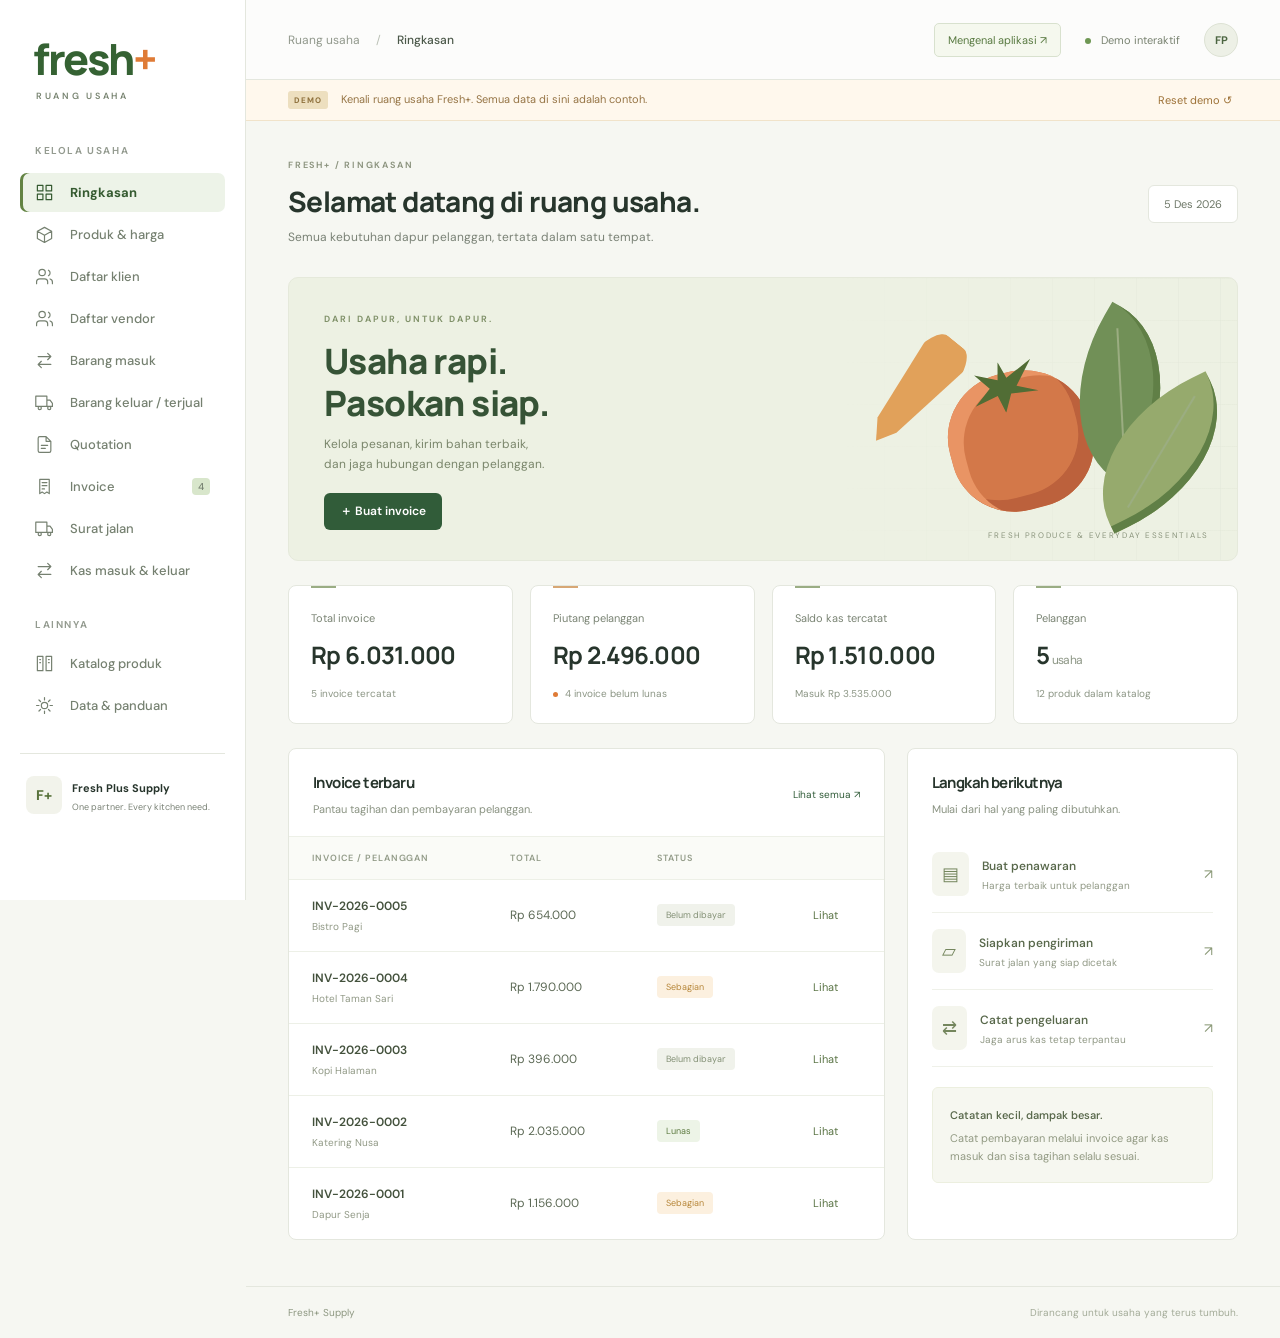
<file: index.html>
<!doctype html>
<html lang="id"><head><meta charset="utf-8"><meta name="viewport" content="width=device-width,initial-scale=1"><meta name="theme-color" content="#264d35"><title>Fresh+ · Ruang usaha</title><link rel="stylesheet" href="./style.css"></head><body>
<aside id="sidebar"><a class="brand" href="#dashboard">fresh<span>+</span><small>RUANG USAHA</small></a><div class="nav-label">KELOLA USAHA</div><nav id="nav"></nav><div class="sidebar-bottom"><div class="support-mark">F+</div><div><strong>Fresh Plus Supply</strong><small>One partner. Every kitchen need.</small></div></div></aside>
<div class="workspace"><header><button class="mobile-menu" aria-label="Buka menu">☰</button><div class="breadcrumb">Ruang usaha <span>/</span> <b id="breadcrumb">Ringkasan</b></div><div class="header-right"><a class="about-button" href="./about.html">Mengenal aplikasi ↗</a><span class="connection"><i></i> Demo interaktif</span><div class="avatar">FP</div></div></header><div class="demo-strip"><div><span class="demo-tag">DEMO</span> Kenali ruang usaha Fresh+. Semua data di sini adalah contoh.</div><button data-action="reset">Reset demo ↺</button></div><main id="main"></main><footer>Fresh+ Supply <span>Dirancang untuk usaha yang terus tumbuh.</span></footer></div>
<dialog id="modal"><div id="modal-content"></div></dialog><div id="toast" role="status"></div><script src="./demo-data.js"></script><script src="./inventory.js"></script><script src="./app.js"></script></body></html>
</file>
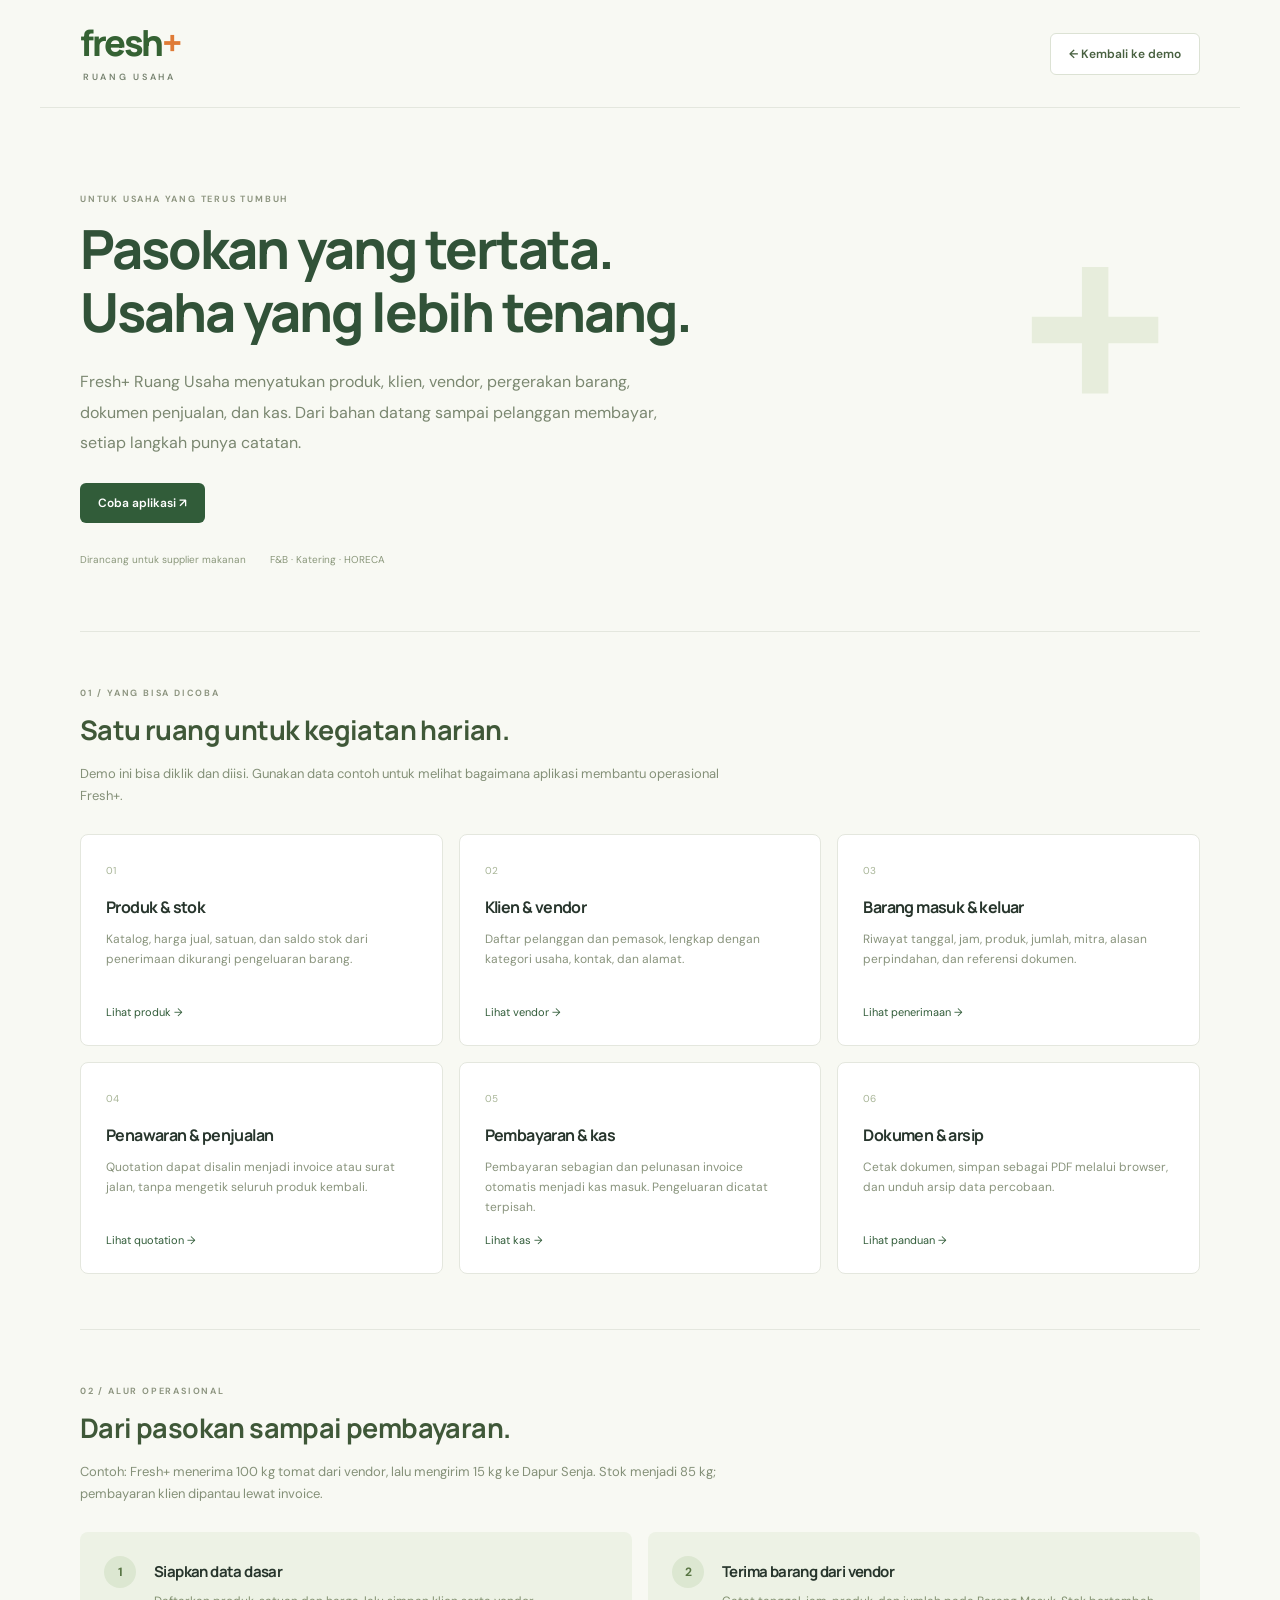
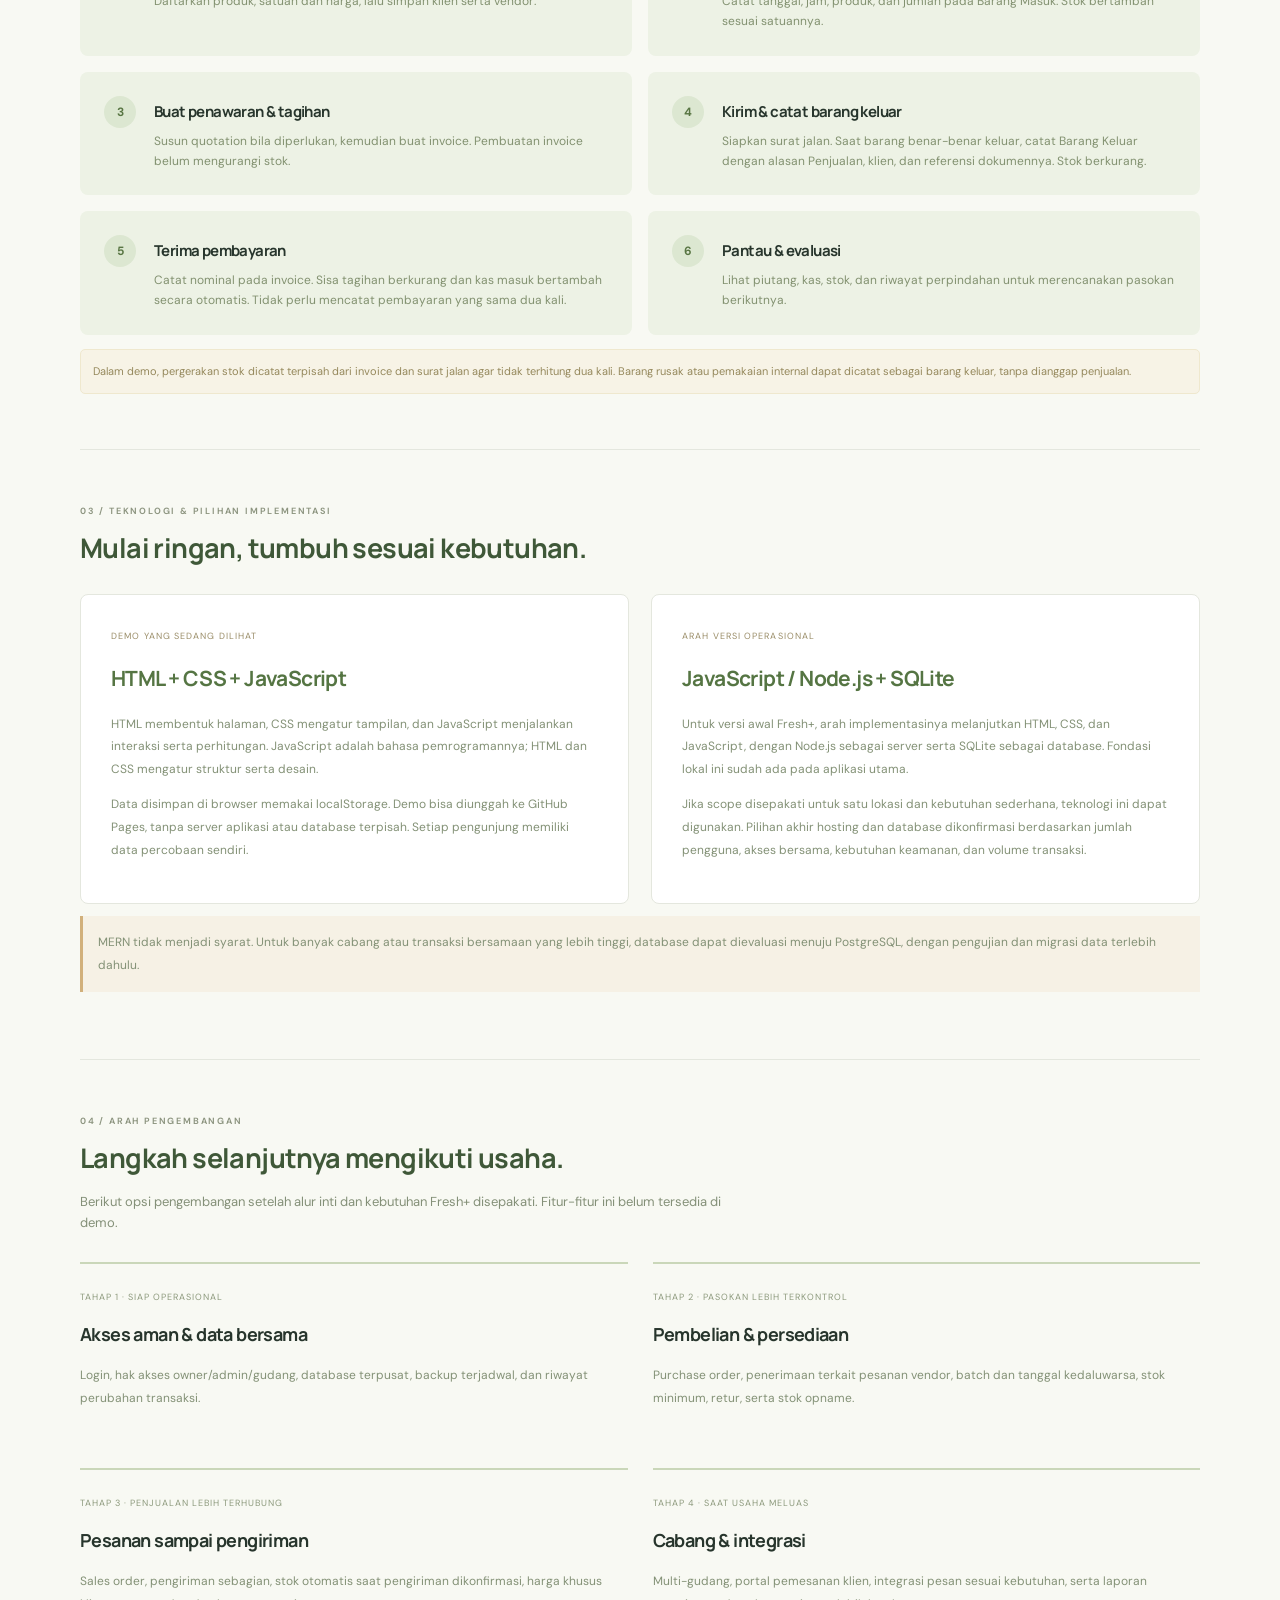
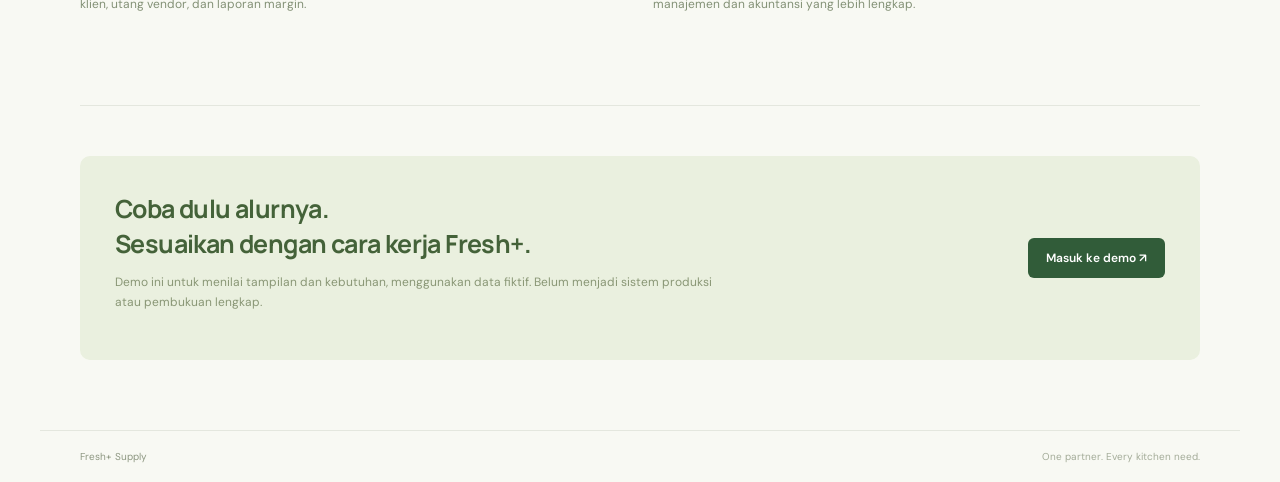
<file: about.html>
<!doctype html>
<html lang="id"><head><meta charset="utf-8"><meta name="viewport" content="width=device-width,initial-scale=1"><meta name="theme-color" content="#315c39"><title>Mengenal Fresh+ — Ruang Usaha</title><link rel="stylesheet" href="./style.css"><link rel="stylesheet" href="./about.css"></head><body class="about-page">
<header class="about-header"><a class="brand" href="./index.html">fresh<span>+</span><small>RUANG USAHA</small></a><a class="secondary" href="./index.html">← Kembali ke demo</a></header>
<main class="about-main"><section class="about-hero"><div class="eyebrow">UNTUK USAHA YANG TERUS TUMBUH</div><h1>Pasokan yang tertata.<br>Usaha yang lebih tenang.</h1><p>Fresh+ Ruang Usaha menyatukan produk, klien, vendor, pergerakan barang, dokumen penjualan, dan kas. Dari bahan datang sampai pelanggan membayar, setiap langkah punya catatan.</p><a class="primary" href="./index.html">Coba aplikasi ↗</a><div class="about-meta"><span>Dirancang untuk supplier makanan</span><span>F&B · Katering · HORECA</span></div></section>
<section class="about-section"><div class="section-intro"><div class="eyebrow">01 / YANG BISA DICOBA</div><h2>Satu ruang untuk kegiatan harian.</h2><p>Demo ini bisa diklik dan diisi. Gunakan data contoh untuk melihat bagaimana aplikasi membantu operasional Fresh+.</p></div><div class="feature-grid"><article><span>01</span><h3>Produk & stok</h3><p>Katalog, harga jual, satuan, dan saldo stok dari penerimaan dikurangi pengeluaran barang.</p><a href="./index.html#products">Lihat produk →</a></article><article><span>02</span><h3>Klien & vendor</h3><p>Daftar pelanggan dan pemasok, lengkap dengan kategori usaha, kontak, dan alamat.</p><a href="./index.html#vendors">Lihat vendor →</a></article><article><span>03</span><h3>Barang masuk & keluar</h3><p>Riwayat tanggal, jam, produk, jumlah, mitra, alasan perpindahan, dan referensi dokumen.</p><a href="./index.html#incoming">Lihat penerimaan →</a></article><article><span>04</span><h3>Penawaran & penjualan</h3><p>Quotation dapat disalin menjadi invoice atau surat jalan, tanpa mengetik seluruh produk kembali.</p><a href="./index.html#quotation">Lihat quotation →</a></article><article><span>05</span><h3>Pembayaran & kas</h3><p>Pembayaran sebagian dan pelunasan invoice otomatis menjadi kas masuk. Pengeluaran dicatat terpisah.</p><a href="./index.html#cash">Lihat kas →</a></article><article><span>06</span><h3>Dokumen & arsip</h3><p>Cetak dokumen, simpan sebagai PDF melalui browser, dan unduh arsip data percobaan.</p><a href="./index.html#settings">Lihat panduan →</a></article></div></section>
<section class="about-section flow-section"><div class="section-intro"><div class="eyebrow">02 / ALUR OPERASIONAL</div><h2>Dari pasokan sampai pembayaran.</h2><p>Contoh: Fresh+ menerima 100 kg tomat dari vendor, lalu mengirim 15 kg ke Dapur Senja. Stok menjadi 85 kg; pembayaran klien dipantau lewat invoice.</p></div><ol class="flow"><li><b>1</b><div><h3>Siapkan data dasar</h3><p>Daftarkan produk, satuan dan harga, lalu simpan klien serta vendor.</p></div></li><li><b>2</b><div><h3>Terima barang dari vendor</h3><p>Catat tanggal, jam, produk, dan jumlah pada Barang Masuk. Stok bertambah sesuai satuannya.</p></div></li><li><b>3</b><div><h3>Buat penawaran & tagihan</h3><p>Susun quotation bila diperlukan, kemudian buat invoice. Pembuatan invoice belum mengurangi stok.</p></div></li><li><b>4</b><div><h3>Kirim & catat barang keluar</h3><p>Siapkan surat jalan. Saat barang benar-benar keluar, catat Barang Keluar dengan alasan Penjualan, klien, dan referensi dokumennya. Stok berkurang.</p></div></li><li><b>5</b><div><h3>Terima pembayaran</h3><p>Catat nominal pada invoice. Sisa tagihan berkurang dan kas masuk bertambah secara otomatis. Tidak perlu mencatat pembayaran yang sama dua kali.</p></div></li><li><b>6</b><div><h3>Pantau & evaluasi</h3><p>Lihat piutang, kas, stok, dan riwayat perpindahan untuk merencanakan pasokan berikutnya.</p></div></li></ol><div class="notice">Dalam demo, pergerakan stok dicatat terpisah dari invoice dan surat jalan agar tidak terhitung dua kali. Barang rusak atau pemakaian internal dapat dicatat sebagai barang keluar, tanpa dianggap penjualan.</div></section>
<section class="about-section"><div class="section-intro"><div class="eyebrow">03 / TEKNOLOGI & PILIHAN IMPLEMENTASI</div><h2>Mulai ringan, tumbuh sesuai kebutuhan.</h2></div><div class="tech-grid"><article><span class="tech-label">DEMO YANG SEDANG DILIHAT</span><h3>HTML + CSS + JavaScript</h3><p>HTML membentuk halaman, CSS mengatur tampilan, dan JavaScript menjalankan interaksi serta perhitungan. JavaScript adalah bahasa pemrogramannya; HTML dan CSS mengatur struktur serta desain.</p><p>Data disimpan di browser memakai localStorage. Demo bisa diunggah ke GitHub Pages, tanpa server aplikasi atau database terpisah. Setiap pengunjung memiliki data percobaan sendiri.</p></article><article><span class="tech-label">ARAH VERSI OPERASIONAL</span><h3>JavaScript / Node.js + SQLite</h3><p>Untuk versi awal Fresh+, arah implementasinya melanjutkan HTML, CSS, dan JavaScript, dengan Node.js sebagai server serta SQLite sebagai database. Fondasi lokal ini sudah ada pada aplikasi utama.</p><p>Jika scope disepakati untuk satu lokasi dan kebutuhan sederhana, teknologi ini dapat digunakan. Pilihan akhir hosting dan database dikonfirmasi berdasarkan jumlah pengguna, akses bersama, kebutuhan keamanan, dan volume transaksi.</p></article></div><p class="technology-note">MERN tidak menjadi syarat. Untuk banyak cabang atau transaksi bersamaan yang lebih tinggi, database dapat dievaluasi menuju PostgreSQL, dengan pengujian dan migrasi data terlebih dahulu.</p></section>
<section class="about-section"><div class="section-intro"><div class="eyebrow">04 / ARAH PENGEMBANGAN</div><h2>Langkah selanjutnya mengikuti usaha.</h2><p>Berikut opsi pengembangan setelah alur inti dan kebutuhan Fresh+ disepakati. Fitur-fitur ini belum tersedia di demo.</p></div><div class="roadmap"><article><small>TAHAP 1 · SIAP OPERASIONAL</small><h3>Akses aman & data bersama</h3><p>Login, hak akses owner/admin/gudang, database terpusat, backup terjadwal, dan riwayat perubahan transaksi.</p></article><article><small>TAHAP 2 · PASOKAN LEBIH TERKONTROL</small><h3>Pembelian & persediaan</h3><p>Purchase order, penerimaan terkait pesanan vendor, batch dan tanggal kedaluwarsa, stok minimum, retur, serta stok opname.</p></article><article><small>TAHAP 3 · PENJUALAN LEBIH TERHUBUNG</small><h3>Pesanan sampai pengiriman</h3><p>Sales order, pengiriman sebagian, stok otomatis saat pengiriman dikonfirmasi, harga khusus klien, utang vendor, dan laporan margin.</p></article><article><small>TAHAP 4 · SAAT USAHA MELUAS</small><h3>Cabang & integrasi</h3><p>Multi-gudang, portal pemesanan klien, integrasi pesan sesuai kebutuhan, serta laporan manajemen dan akuntansi yang lebih lengkap.</p></article></div></section>
<section class="about-closing"><div><h2>Coba dulu alurnya.<br>Sesuaikan dengan cara kerja Fresh+.</h2><p>Demo ini untuk menilai tampilan dan kebutuhan, menggunakan data fiktif. Belum menjadi sistem produksi atau pembukuan lengkap.</p></div><a class="primary" href="./index.html">Masuk ke demo ↗</a></section></main><footer class="about-footer">Fresh+ Supply <span>One partner. Every kitchen need.</span></footer></body></html>
</file>
<file: style.css>
@import url('https://fonts.googleapis.com/css2?family=DM+Sans:wght@400;450;500;550;600;650;700&family=Manrope:wght@400;500;600;650;700;750;800&display=swap');
:root{--green:#315c39;--dark:#243c2b;--orange:#df7b36;--bg:#f6f7f2;--line:#e4e7de;--muted:#7a8276;--ink:#27352c}*{box-sizing:border-box}body{margin:0;background:var(--bg);color:var(--ink);font:14px 'DM Sans',Arial,sans-serif}button,input,select,textarea{font:inherit}button,a,input,select,textarea{-webkit-tap-highlight-color:transparent}button,a{transition:background .18s,color .18s}button{cursor:pointer}button:disabled{opacity:.5;cursor:wait}a{color:var(--green);text-decoration:none}button:focus-visible,a:focus-visible{outline:3px solid #df7b3680;outline-offset:3px}#sidebar{position:fixed;inset:0 auto 0 0;width:246px;background:#fff;border-right:1px solid var(--line);padding:37px 20px 20px;display:flex;flex-direction:column;z-index:10}.brand{font-family:'Manrope',Arial,sans-serif;font-size:43px;letter-spacing:-2.5px;line-height:1;font-weight:800;color:#356233;display:block;padding-left:13px}.brand span{color:var(--orange)}.brand small{display:block;font-family:'DM Sans',Arial,sans-serif;letter-spacing:2.7px;font-size:9px;color:#788471;font-weight:600;margin-top:12px;padding-left:3px}.nav-label{font-size:10px;letter-spacing:1.6px;color:#949b90;margin:43px 0 13px 15px;font-weight:650}.secondary-label{margin-top:28px}nav a{display:flex;align-items:center;gap:12px;padding:13px 15px;margin:3px 0;color:#758070;border-radius:7px;font-size:13px;font-weight:500}nav a:hover{background:#f5f7f0}nav a.active{background:#edf3e8;color:#355a30;font-weight:700;box-shadow:inset 3px 0 #638343}.nav-icon{font-size:20px;width:23px;font-weight:400}.nav-count{margin-left:auto;background:#d8e6cb;padding:2px 6px;border-radius:4px;font-size:10px}.sidebar-bottom{margin-top:auto;padding:22px 6px 0;display:flex;gap:10px;border-top:1px solid var(--line);align-items:center}.support-mark{background:#f2f3eb;border-radius:8px;padding:10px;color:#58723b;font-weight:800}.sidebar-bottom strong{font-size:11px}.sidebar-bottom small{display:block;font-size:9px;color:var(--muted);margin-top:5px}.workspace{margin-left:246px}header{height:80px;border-bottom:1px solid var(--line);display:flex;justify-content:space-between;align-items:center;padding:0 42px;background:#ffffffb3}.breadcrumb{font-size:12px;color:#91988c}.breadcrumb span{margin:0 13px;color:#b9bfb4}.breadcrumb b{font-weight:500;color:#4b5849}.header-right{display:flex;align-items:center;gap:24px}.connection{font-size:11px;color:#798371}.connection i{display:inline-block;width:6px;height:6px;background:#6e9753;border-radius:50%;margin-right:7px}.avatar{width:34px;height:34px;display:grid;place-items:center;border:1px solid #dde2d4;border-radius:50%;background:#edf0e6;color:#4c6541;font-size:11px;font-weight:700}.mobile-menu{display:none}main{padding:38px 42px 46px;max-width:1600px;margin:auto;min-height:calc(100vh - 132px)}.eyebrow{font-size:9px;letter-spacing:1.8px;color:#8c947f;font-weight:650;margin-bottom:12px}h1,h2,h3{font-family:'Manrope',Arial,sans-serif;letter-spacing:-.6px}h1{font-size:28px;line-height:1.3;margin:0;font-weight:750}p{line-height:1.65}.page-heading{display:flex;align-items:center;justify-content:space-between;gap:20px;margin-bottom:29px}.page-heading p{color:var(--muted);font-size:12px;margin:9px 0 0}.primary,.secondary{border:0;border-radius:6px;padding:12px 18px;white-space:nowrap;font-size:12px;font-weight:600;display:inline-flex;align-items:center;justify-content:center;gap:8px}.primary{background:var(--green);color:white}.primary:hover{background:#244b2c}.secondary{background:#fff;border:1px solid #dce2d4;color:#486040}.secondary:hover{background:#edf3e8}.date-pill{border:1px solid var(--line);padding:11px 15px;border-radius:6px;background:#fff;color:#6d7767;font-size:11px}.welcome{min-height:254px;border-radius:10px;background:#edf1e3;display:flex;justify-content:space-between;position:relative;overflow:hidden;border:1px solid #e5e9db;padding:30px 35px}.welcome-label{font-size:9px;letter-spacing:2px;color:#7f9068;font-weight:650}.welcome h2{font-size:35px;line-height:1.2;margin:14px 0 11px;color:#365336;font-weight:800}.welcome p{font-size:12px;color:#7a866b;margin:0 0 18px}.welcome .primary{padding:10px 16px}.produce-art{width:45%;position:relative;margin:-30px -35px -30px 0;overflow:hidden}.art-grid{position:absolute;inset:0;background-image:linear-gradient(#e0e5d660 1px,transparent 1px),linear-gradient(90deg,#e0e5d660 1px,transparent 1px);background-size:42px 42px;mask-image:linear-gradient(90deg,transparent,black)}.tomato{position:absolute;width:143px;height:139px;background:#d37849;border-radius:46% 48% 44% 45%;left:27%;top:93px;transform:rotate(-15deg);box-shadow:inset 14px 9px #e99464,inset -12px -15px #bc613c}.tomato i{position:absolute;width:65px;height:51px;background:#516d35;left:37px;top:-12px;clip-path:polygon(50% 0,57% 34%,100% 10%,69% 54%,100% 74%,58% 66%,43% 100%,37% 64%,0 73%,28% 46%,10% 13%,43% 34%)}.leaf{position:absolute;background:#719057;border-radius:0 90% 0 90%;width:106px;height:153px;box-shadow:inset -8px 0 #607f46}.leaf:after{content:'';position:absolute;height:130px;width:2px;background:#9bad81;transform:rotate(-33deg);left:52px;top:10px}.leaf-one{left:57%;top:40px;transform:rotate(30deg)}.leaf-two{left:67%;top:98px;transform:rotate(64deg);background:#96aa6d}.carrot{position:absolute;left:12%;top:50px;background:#e1a15a;width:54px;height:127px;border-radius:45% 45% 70% 70%;transform:rotate(39deg);clip-path:polygon(0 0,100% 0,70% 85%,50% 100%,25% 85%)}.art-caption{position:absolute;bottom:20px;right:28px;font-size:8px;letter-spacing:1.7px;color:#8b957d}.stats{display:grid;grid-template-columns:repeat(4,1fr);gap:17px;margin:24px 0}.stats article{background:#fff;border:1px solid var(--line);padding:22px;border-radius:8px}.stats article>span{font-size:11px;color:#7a8474}.stats strong{display:block;font-family:'Manrope',Arial,sans-serif;font-size:24px;letter-spacing:-.7px;margin:12px 0}.stats em{font-style:normal;font-size:12px;color:#8c9685;font-family:'DM Sans',Arial,sans-serif;font-weight:400}.stats small{font-size:10px;color:#8b9584}.dot{display:inline-block;width:5px;height:5px;border-radius:50%;margin-right:4px}.orange-dot{background:var(--orange)}.dashboard-grid{display:grid;grid-template-columns:minmax(0,1.8fr) minmax(275px,1fr);gap:22px}.panel{background:white;border:1px solid var(--line);border-radius:8px;overflow:hidden}.panel-heading{padding:23px 24px 18px;display:flex;justify-content:space-between;gap:15px;align-items:center}.panel-heading h2{font-size:15px;margin:0}.panel-heading p{font-size:11px;color:#8a9382;margin:7px 0 0}.panel-heading>a{font-size:10px;white-space:nowrap}.table-wrap{overflow:auto}table{width:100%;border-collapse:collapse;text-align:left;white-space:nowrap}th{font-size:9px;letter-spacing:.9px;font-weight:600;background:#fafbf7;color:#929b88;padding:15px 23px;border-block:1px solid #edf0e7}td{font-size:12px;padding:18px 23px;border-bottom:1px solid #edf0e7;color:#5c6955}tr:last-child td{border-bottom:0}td strong{font-weight:600;color:#43513c}td small{display:block;font-size:10px;color:#919986;margin-top:6px}.badge{font-size:9px;padding:5px 9px;border-radius:4px;display:inline-block}.badge.green{background:#edf4e7;color:#5e7b42}.badge.orange{background:#fcf0df;color:#b68639}.badge.gray{background:#f0f2eb;color:#839075}.text-button{border:0;background:none;color:#5a7445;padding:5px;font-size:11px}.text-button:hover{color:#d17935}.quick>a{display:flex;gap:13px;margin:0 24px;padding:16px 0;border-bottom:1px solid #eff1e9;align-items:center}.quick-icon{background:#f4f5ed;color:#74865d;padding:10px;border-radius:7px;font-size:18px}.quick strong{font-size:12px;color:#58684b;font-weight:550}.quick small{display:block;font-size:10px;margin-top:5px;color:#919986}.quick b{margin-left:auto;font-weight:400;color:#8a9977}.note-card{background:#f6f7f0;margin:20px 24px 24px;padding:17px;border:1px solid #ecefdf;border-radius:6px}.note-card strong{font-size:11px}.note-card p{font-size:11px;color:#929a83;margin:6px 0 0}.toolbar{padding:18px 22px;display:flex;justify-content:space-between;align-items:center;gap:14px;flex-wrap:wrap}.tabs{display:flex;gap:5px;flex-wrap:wrap}.tab{background:none;border:0;border-radius:5px;color:#89937e;padding:8px 12px;font-size:11px}.tab.active{background:#edf3e7;color:#516f3f;font-weight:600}.search{border:1px solid var(--line);border-radius:6px;background:#fafbf8;padding:10px 13px;width:255px;outline:none;font-size:11px}.search:focus{border-color:#7d9966}.product-cell{display:flex;align-items:center;gap:12px}.product-symbol{width:38px;height:38px;display:grid;place-items:center;background:#edf3e7;border-radius:7px;color:#6c8850;font-size:23px}.product-symbol.protein{background:#fbede3;color:#c1855a}.product-symbol.grocery{background:#f6f0da;color:#ae9856}.product-symbol.seasoning{background:#eee9f0;color:#94819b}.under-note{color:#929a88;font-size:11px;margin-top:16px}.amount-due{color:#b17a42}.amount-in{color:#598241}.three{grid-template-columns:repeat(3,1fr)}.catalog-grid{display:grid;grid-template-columns:repeat(4,1fr);gap:20px}.catalog-card{background:white;border:1px solid var(--line);border-radius:8px;overflow:hidden}.catalog-art{height:140px;background:#eaf0df;display:flex;justify-content:center;align-items:center;position:relative}.catalog-art span{font-size:86px;color:#88a366;transform:rotate(-20deg)}.catalog-art.protein{background:#f5e6d9}.catalog-art.protein span{color:#c28f72}.catalog-art.grocery{background:#f2edd8}.catalog-art.grocery span{color:#b0a069}.catalog-art.seasoning{background:#ece6ed}.catalog-art.seasoning span{color:#a38ca5}.catalog-art>small{position:absolute;bottom:11px;left:16px;color:#7e826c;font-size:9px;text-transform:uppercase;letter-spacing:1px}.catalog-card>div:last-child{padding:18px}.catalog-card small{font-size:10px;color:#8e9882}.catalog-card h3{font-size:14px;margin:9px 0 14px}.catalog-card strong{font-size:13px;color:#4e6c3c}.catalog-card strong small{font-weight:400}.empty{text-align:center;padding:45px 20px;color:#939b89}.empty>span{font-size:33px;color:#bac4ae}.empty h3{font-size:15px;color:#77846c}.empty p{font-size:12px}.settings-grid{display:grid;grid-template-columns:1fr 1fr;gap:24px}.prose{padding:28px}.prose h2{font-size:18px;margin-top:0}.prose h3{font-size:14px}.prose p,.prose li{font-size:12px;color:#78866e;line-height:1.9}.prose li{margin-bottom:9px}.prose code{font-size:11px;background:#f0f3e9;padding:3px 5px}.prose hr{border:0;border-top:1px solid var(--line);margin:25px 0}.notice{background:#f7f3e6;border:1px solid #efe8ce;border-radius:5px;padding:12px;font-size:11px;color:#95885c;line-height:1.7}footer{padding:19px 42px;border-top:1px solid var(--line);font-size:10px;color:#8d9781;display:flex;justify-content:space-between}footer span{color:#a3ab98}dialog{border:1px solid #e0e6d5;border-radius:12px;padding:28px;width:min(780px,94vw);max-height:90vh;color:var(--ink);box-shadow:0 25px 80px #20352233}dialog::backdrop{background:#18281970;backdrop-filter:blur(3px)}.modal-heading{display:flex;align-items:center;justify-content:space-between;margin-bottom:25px}.modal-heading h2{font-size:22px;margin:0}.close{background:#f1f3eb;border:0;border-radius:50%;width:30px;height:30px;color:#7e8b72;font-size:22px}.form-grid{display:grid;grid-template-columns:1fr 1fr;gap:19px}label{font-size:11px;color:#7c896f;display:flex;flex-direction:column;gap:8px}label input,label select,label textarea{width:100%;border:1px solid #dfe5d4;border-radius:5px;padding:12px;background:#fbfcf8;color:#435538;outline:none}input:focus,textarea:focus,select:focus{border-color:#85a46b}textarea{min-height:80px;resize:vertical}.full{grid-column:1/-1}.form-actions{display:flex;justify-content:flex-end;gap:10px;border-top:1px solid var(--line);padding-top:20px;margin-top:24px;flex-wrap:wrap}.form-error{color:#b4513c;font-size:12px}.line-title{display:flex;align-items:center;justify-content:space-between;font-size:12px;margin-bottom:10px}.line{display:grid;grid-template-columns:2fr .6fr 1fr 28px;gap:8px;margin-bottom:8px}.line input,.line select{min-width:0;padding:10px;border:1px solid var(--line);border-radius:4px;background:#fbfcf8;font-size:11px;color:#526447}.remove-line{background:none;border:0;color:#b89a80;font-size:20px}.form-total{display:flex;justify-content:flex-end;gap:35px;font-size:12px;background:#f2f5eb;padding:15px;margin-top:15px;border-radius:4px}.form-total strong{color:#4f7039}.document-top{display:flex;justify-content:space-between;padding:15px 0 28px;border-bottom:2px solid #537c3f}.document-top .brand{padding:0}.document-top>div:last-child{text-align:right}.document-top h2{font-size:18px;margin:0 0 10px}.document-top p{font-size:12px;color:#7c896f}.document-customer{padding:25px 0}.document-customer small{font-size:9px;letter-spacing:1px;color:#8c9980}.document-customer h3{font-size:17px;margin:10px 0}.document-customer p{font-size:12px;margin:6px 0;color:#78896a}.document-totals{margin:20px 0 20px auto;max-width:280px}.document-totals p{display:flex;justify-content:space-between;font-size:12px}.doc-note{font-size:11px;color:#8b947e;white-space:pre-wrap}.signatures{display:flex;justify-content:space-around;font-size:12px;padding:35px 0}.document .table-wrap{border:1px solid var(--line);border-radius:5px}#toast{position:fixed;bottom:26px;left:50%;transform:translate(-50%,20px);background:#2e4f33;color:#fff;padding:13px 24px;border-radius:7px;font-size:12px;box-shadow:0 8px 25px #273a2826;opacity:0;pointer-events:none;transition:.2s;z-index:100}#toast.show{opacity:1;transform:translate(-50%,0)}
.nav-icon{display:flex;align-items:center}.nav-icon svg{width:19px;height:19px}.demo-strip{padding:11px 42px;background:#fff8ed;border-bottom:1px solid #f1e3ca;display:flex;align-items:center;justify-content:space-between;gap:12px;font-size:11px;color:#967546}.demo-tag{display:inline-block;font-size:8px;font-weight:700;letter-spacing:1px;background:#eddfbf;color:#8e703c;padding:4px 6px;border-radius:3px;margin-right:10px}.demo-strip button{border:0;background:none;color:#9d7136;font-size:11px;white-space:nowrap}.demo-strip button:hover{color:#5a713c}.catalog-card:hover{border-color:#bacba9;box-shadow:0 5px 18px #3b562b0a}.stats article{position:relative}.stats article:before{content:'';position:absolute;top:0;left:22px;width:25px;height:2px;background:#9aad84}.stats article:nth-child(2):before{background:#d7a775}.page-heading{animation:arrive .3s ease-out}@keyframes arrive{from{opacity:.6;transform:translateY(4px)}to{opacity:1;transform:translateY(0)}}@media(prefers-reduced-motion:reduce){*{animation:none!important;transition:none!important}}@media(max-width:760px){.demo-strip{padding:10px 18px;font-size:10px;line-height:1.6;align-items:flex-start}.demo-strip button{font-size:10px;padding-top:4px}.demo-tag{margin-right:5px}}@media print{.demo-strip{display:none!important}}
#sidebar{overflow-y:auto}#nav a{padding-block:10px}.sidebar-bottom{flex-shrink:0;margin-top:25px}.about-button{border:1px solid #d8e1ce;padding:9px 13px;border-radius:5px;font-size:11px;background:#f5f8ee;color:#597a42;white-space:nowrap}.about-button:hover{background:#eaf1e0}.inventory-summary{display:grid;grid-template-columns:1fr 1fr 2fr;gap:18px;margin:0 0 22px}.inventory-summary>div{background:white;border:1px solid var(--line);border-radius:8px;padding:22px}.inventory-summary span{font-size:11px;color:#8b987c}.inventory-summary strong{display:block;font-size:25px;margin-top:10px;color:#567943}.inventory-summary strong small{font-size:11px;font-weight:400}.inventory-summary p{font-size:11px;color:#8b987c;margin:10px 0 0}.date-range{padding:0 22px 18px;display:flex;gap:15px;align-items:flex-end}.date-range label{font-size:10px}.date-range input{padding:8px 11px;font-size:11px}.date-range button{margin-bottom:5px}@media(max-width:760px){.about-button{font-size:10px;padding:8px}.header-right{gap:8px}.header-right .avatar{display:none}.breadcrumb{font-size:10px}.breadcrumb span{margin-inline:5px}.inventory-summary{grid-template-columns:1fr 1fr;gap:12px}.inventory-summary>div:last-child{grid-column:1/-1}.date-range{padding-inline:16px;flex-wrap:wrap}.date-range label{flex:1;min-width:120px}}
@media(min-width:1500px){.welcome{min-height:290px}.produce-art{width:40%}.tomato{top:110px}.leaf-one{top:55px}.leaf-two{top:120px}}
@media(max-width:1150px){#sidebar{width:213px;padding-inline:15px}.workspace{margin-left:213px}main{padding:30px 26px}header{padding-inline:26px}.stats{gap:10px}.stats article{padding:17px}.stats strong{font-size:20px}.dashboard-grid{grid-template-columns:1fr}.quick{display:grid;grid-template-columns:repeat(3,1fr)}.quick .panel-heading,.quick .note-card{grid-column:1/-1}.quick>a{margin-inline:15px}.catalog-grid{grid-template-columns:repeat(3,1fr)}}
@media(max-width:760px){#sidebar{transform:translateX(-100%);transition:transform .2s;width:246px;box-shadow:10px 0 40px #263e2920}#sidebar.open{transform:translateX(0)}.workspace{margin-left:0}header{height:65px;padding-inline:18px}.mobile-menu{display:block;border:0;background:none;color:#47633b;font-size:20px;margin-right:12px}.breadcrumb{margin-right:auto}.header-right{gap:10px}.connection{display:none}main{padding:27px 18px}.page-heading{align-items:flex-start;flex-wrap:wrap;margin-bottom:22px}h1{font-size:24px}.page-heading p{font-size:11px}.date-pill{display:none}.welcome{padding:25px;min-height:255px}.welcome h2{font-size:30px}.produce-art{width:42%;margin:-25px -25px -25px 0}.tomato{width:95px;height:93px;left:15%;top:135px}.tomato i{width:45px;left:22px}.leaf{width:75px;height:100px}.leaf-one{left:35%;top:55px}.leaf-two{left:55%;top:98px}.carrot{display:none}.art-caption{display:none}.stats{grid-template-columns:repeat(2,1fr);gap:10px;margin:18px 0}.stats article{padding:18px 14px}.stats strong{font-size:20px}.stats small{font-size:9px}.quick{display:block}.panel-heading{padding:20px 18px}td,th{padding-inline:18px}.toolbar{padding:16px}.search{width:100%}.tabs{width:100%}.catalog-grid{grid-template-columns:repeat(2,1fr);gap:12px}.catalog-art{height:110px}.catalog-card>div:last-child{padding:14px}.settings-grid{grid-template-columns:1fr}.three{grid-template-columns:1fr}.form-grid{grid-template-columns:1fr}.line{grid-template-columns:1.5fr .7fr 1fr 20px}.form-actions{gap:8px}.form-actions button{font-size:10px;padding:11px}.document-top .brand{font-size:35px}.document-top h2{font-size:14px}.document td,.document th{padding:12px 9px}footer{padding:18px;gap:12px}footer span{display:none}dialog{padding:20px}}
@media print{body{background:white;font-size:12px}#sidebar,header,footer,#toast,.no-print{display:none!important}.workspace{margin:0}main{padding:0}.page-heading .primary,.page-heading .secondary,.toolbar{display:none}.catalog-grid{grid-template-columns:repeat(3,1fr)}.catalog-card{break-inside:avoid}.catalog-art{height:90px;print-color-adjust:exact}body:has(dialog[open]) .workspace{display:none}dialog[open]{position:static;display:block;width:100%;max-height:none;border:0;border-radius:0;box-shadow:none;padding:0;overflow:visible}dialog::backdrop{background:none}.document-top{padding-top:0}.document .table-wrap{overflow:visible}.document td,.document th{white-space:normal}.document table{white-space:normal}.document tr{break-inside:avoid}.document{width:100%}.brand{color:#356233!important}.brand span{color:#df7b36!important}@page{size:A4;margin:18mm}}
</file>
<file: about.css>
.about-page{background:#f8f9f3}.about-header{max-width:1200px;margin:auto;background:none;border-bottom:1px solid var(--line);height:108px;padding:20px 40px}.about-header .brand{font-size:36px;padding:0}.about-main{max-width:1200px;padding:0 40px 70px;min-height:0}.about-hero{padding:85px 0 65px;position:relative;border-bottom:1px solid var(--line)}.about-hero:after{content:'+';position:absolute;right:25px;top:25px;font:bold 280px Manrope,Arial;color:#e7eddc;z-index:-1}.about-hero h1{font-size:54px;letter-spacing:-2px;max-width:740px;color:#315238;line-height:1.16}.about-hero>p{max-width:610px;font-size:16px;color:#7a8770;line-height:1.9;margin:25px 0}.about-meta{display:flex;gap:24px;font-size:10px;color:#8a977b;margin-top:30px}.about-section{padding:55px 0;border-bottom:1px solid var(--line)}.section-intro{max-width:650px;margin-bottom:28px}.section-intro h2{font-size:27px;margin:0 0 15px;color:#3f5838}.section-intro p{color:#849078;font-size:13px}.feature-grid{display:grid;grid-template-columns:repeat(3,1fr);gap:16px}.feature-grid article{border:1px solid var(--line);background:#fff;padding:25px;border-radius:8px}.feature-grid article>span{font-size:10px;color:#a7b496}.feature-grid h3{font-size:16px;margin:18px 0 12px}.feature-grid p{font-size:12px;color:#89947d;min-height:60px}.feature-grid a{font-size:11px}.flow{list-style:none;padding:0;display:grid;grid-template-columns:1fr 1fr;gap:16px}.flow li{display:flex;gap:18px;padding:24px;background:#edf2e5;border-radius:8px}.flow li>b{background:#dce7d1;color:#587543;width:32px;height:32px;border-radius:50%;display:grid;place-items:center;flex-shrink:0;font-size:12px}.flow h3{font-size:15px;margin:5px 0 10px}.flow p{font-size:12px;color:#829170;margin:0}.tech-grid{display:grid;grid-template-columns:1fr 1fr;gap:22px}.tech-grid article{background:#fff;border:1px solid var(--line);padding:30px;border-radius:8px}.tech-label{font-size:9px;letter-spacing:1.1px;color:#9a8d68}.tech-grid h3{font-size:21px;color:#557543}.tech-grid p,.technology-note{font-size:12px;color:#839176;line-height:1.9}.technology-note{padding:15px;border-left:3px solid #d1b07b;background:#f6f1e5}.roadmap{display:grid;grid-template-columns:repeat(2,1fr);gap:25px}.roadmap article{padding:22px 0;border-top:2px solid #cad7b9}.roadmap small{font-size:9px;letter-spacing:1px;color:#8c997c}.roadmap h3{font-size:18px}.roadmap p{font-size:12px;color:#839176;line-height:1.9}.about-closing{margin-top:50px;padding:35px;background:#eaf0df;border-radius:10px;display:flex;align-items:center;justify-content:space-between;gap:30px}.about-closing h2{font-size:25px;color:#446239;line-height:1.4;margin:0}.about-closing p{font-size:12px;color:#899675;max-width:600px}.about-footer{max-width:1200px;margin:auto;padding-inline:40px}@media(max-width:760px){.about-header{height:90px;padding:20px}.about-main{padding:0 20px 40px}.about-hero{padding:50px 0}.about-hero h1{font-size:37px;letter-spacing:-1.4px}.about-hero>p{font-size:13px}.about-hero:after{font-size:170px;right:0}.about-meta{flex-direction:column;gap:8px}.feature-grid,.flow,.tech-grid,.roadmap{grid-template-columns:1fr}.about-section{padding:35px 0}.section-intro h2{font-size:23px}.feature-grid p{min-height:0}.about-closing{padding:25px;flex-direction:column;align-items:flex-start}.about-closing h2{font-size:22px}.about-footer{padding-inline:20px}}@media print{.about-header,.about-closing .primary{display:none}.about-main{max-width:none;padding:0}.about-section{break-inside:avoid}.feature-grid{grid-template-columns:repeat(3,1fr)}}
</file>
